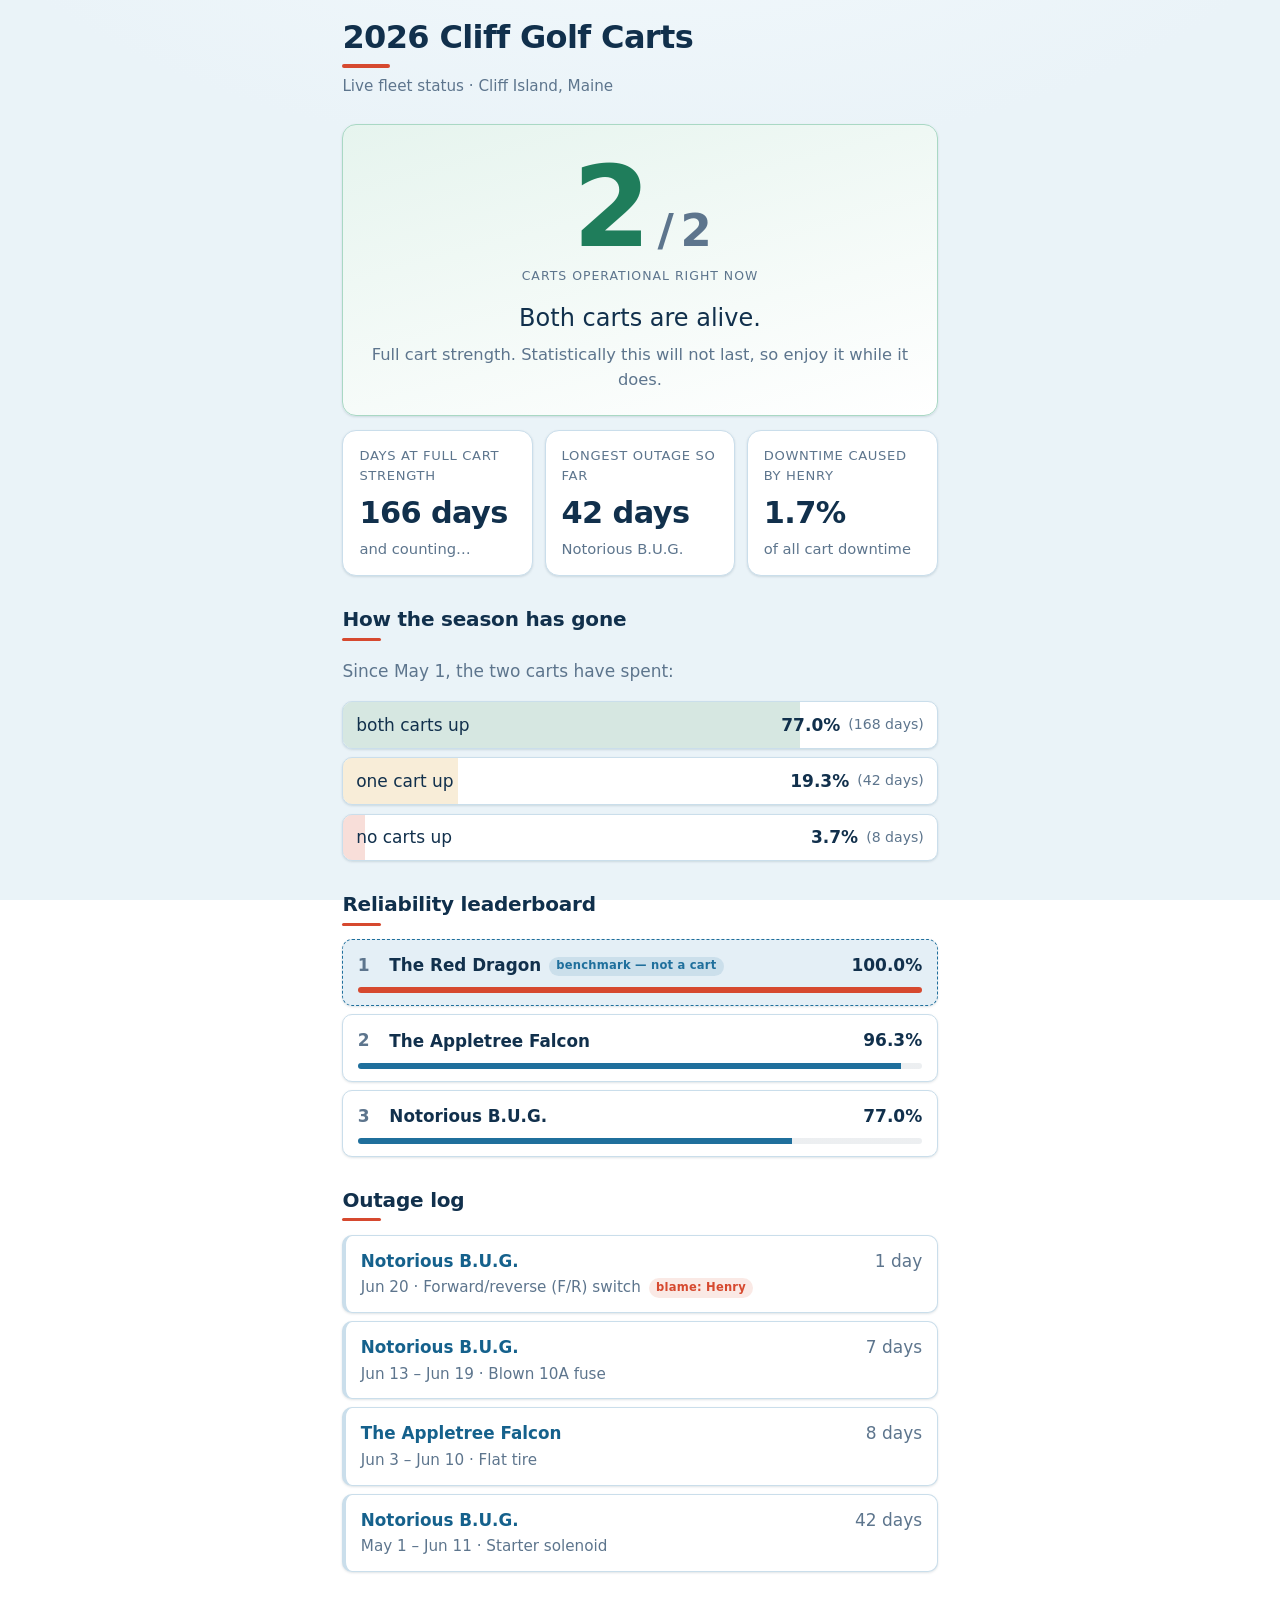
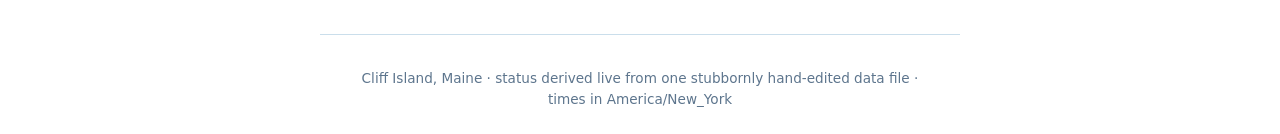
<file: index.html>
<!doctype html>
<html lang="en">
<head>
  <meta charset="utf-8" />
  <meta name="viewport" content="width=device-width, initial-scale=1" />
  <title>2026 Cliff Golf Carts</title>
  <meta name="description" content="Live operational status of the McLaughlin estate fleet: two golf carts and one alarmingly reliable motorcycle." />
  <link rel="stylesheet" href="css/style.css" />
</head>
<body>
  <header class="masthead wrap">
    <h1 class="masthead__title">2026 Cliff Golf Carts</h1>
    <p class="masthead__tag">Live fleet status · Cliff Island, Maine</p>
  </header>
  <main id="app" class="wrap">
    <p class="loading">Checking on the carts…</p>
  </main>

  <footer class="site-foot">
    <p>Cliff Island, Maine · status derived live from one stubbornly hand-edited data file ·
       times in America/New_York</p>
  </footer>

  <script type="module">
    import { loadFleet, showDataError } from "./js/data.js";
    import { renderHome } from "./js/render.js";
    const app = document.getElementById("app");
    try {
      const data = await loadFleet();
      renderHome(data, app);
    } catch (err) {
      app.replaceChildren();
      showDataError(err);
    }
  </script>
</body>
</html>
</file>
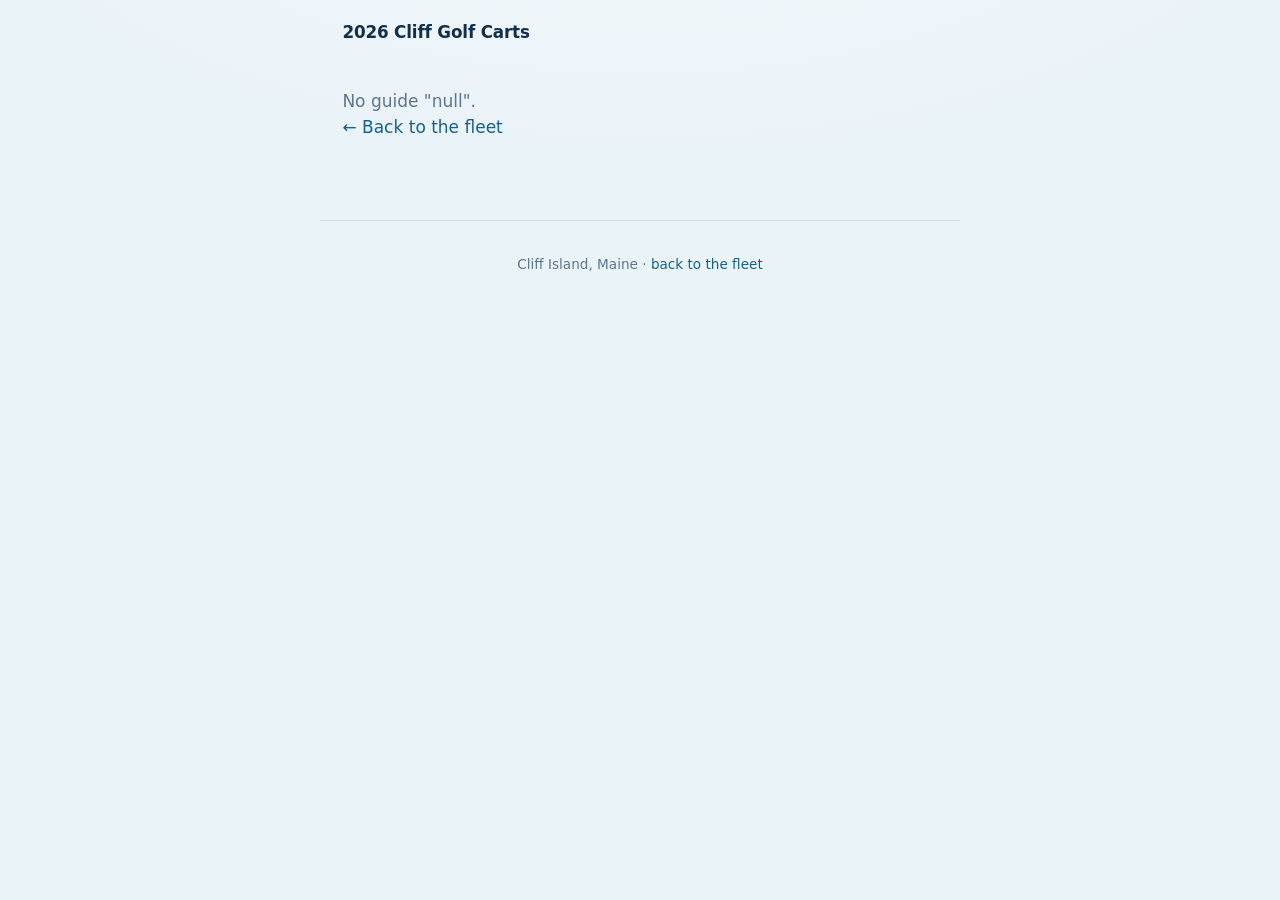
<file: guide.html>
<!doctype html>
<html lang="en">
<head>
  <meta charset="utf-8" />
  <meta name="viewport" content="width=device-width, initial-scale=1" />
  <title>Troubleshooting — 2026 Cliff Golf Carts</title>
  <link rel="stylesheet" href="css/style.css" />
</head>
<body>
  <header class="masthead wrap">
    <a class="masthead__home" href="index.html">2026 Cliff Golf Carts</a>
  </header>
  <main id="app" class="wrap">
    <p class="loading">Loading guide…</p>
  </main>

  <footer class="site-foot">
    <p>Cliff Island, Maine · <a href="index.html">back to the fleet</a></p>
  </footer>

  <script type="module">
    import { loadFleet, showDataError } from "./js/data.js";
    import { renderGuide } from "./js/render.js";
    const app = document.getElementById("app");
    const params = new URLSearchParams(location.search);
    const vehicle = params.get("vehicle");
    const id = params.get("id");
    try {
      const data = await loadFleet();
      renderGuide(data, vehicle, id, app);
    } catch (err) {
      app.replaceChildren();
      showDataError(err);
    }
  </script>
</body>
</html>
</file>
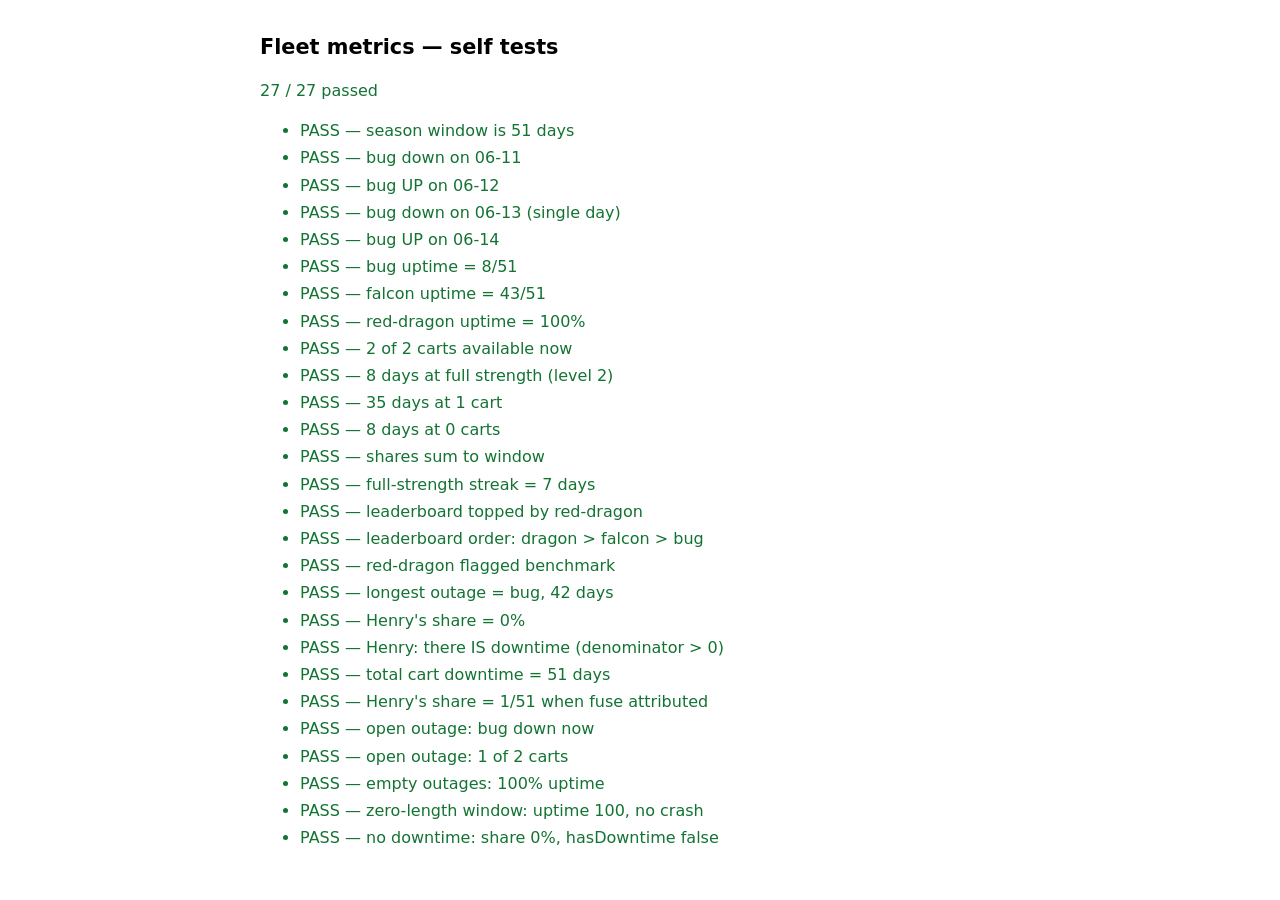
<file: tests.html>
<!doctype html>
<html lang="en">
<head>
  <meta charset="utf-8" />
  <meta name="viewport" content="width=device-width, initial-scale=1" />
  <title>Fleet metrics — self tests</title>
  <style>
    body { font: 16px/1.5 system-ui, sans-serif; max-width: 760px; margin: 2rem auto; padding: 0 1rem; }
    .pass { color: #137333; }
    .fail { color: #b00020; font-weight: 700; }
    li { margin: .2rem 0; }
    h1 { font-size: 1.3rem; }
    code { background: #f2f2f2; padding: 0 .25rem; border-radius: 3px; }
  </style>
</head>
<body>
  <h1>Fleet metrics — self tests</h1>
  <p id="summary">Running…</p>
  <ul id="results"></ul>

  <script type="module">
    import * as M from "./js/metrics.js";

    const offset = "-04:00";
    const results = [];
    const approx = (a, b, eps = 1e-6) => Math.abs(a - b) < eps;

    function check(name, cond, got) {
      results.push({ name, pass: !!cond, got });
    }

    // ----- Fixtures (mirror the real seed data, with a FIXED "now" for determinism) -----
    const now = M.etInstant("2026-06-21", offset);
    const windowStart = M.seasonStart(now, "05-01", offset);

    const vehicles = [
      { id: "bug", type: "cart" },
      { id: "falcon", type: "cart" },
      { id: "red-dragon", type: "motorcycle" },
    ];
    const outages = [
      { vehicleId: "bug", start: "2026-05-01", end: "2026-06-11", cause: "Starter solenoid" },
      { vehicleId: "bug", start: "2026-06-13", end: "2026-06-13", cause: "Blown 10A fuse" },
      { vehicleId: "falcon", start: "2026-06-03", end: "2026-06-10", cause: "Flat tire" },
    ];

    const WINDOW_DAYS = 51; // 2026-05-01 -> 2026-06-21

    // ----- season window -----
    check("season window is 51 days", approx((now - windowStart) / M.DAY_MS, WINDOW_DAYS));

    // ----- inclusive-end semantics -----
    // bug solenoid outage: down through 06-11, operational again 06-12
    check("bug down on 06-11", M.isDownNow("bug", outages, windowStart, M.etInstant("2026-06-11", offset) + M.DAY_MS/2, offset));
    check("bug UP on 06-12", !M.isDownNow("bug", outages, windowStart, M.etInstant("2026-06-12", offset) + M.DAY_MS/2, offset));
    // single-day outage 06-13
    check("bug down on 06-13 (single day)", M.isDownNow("bug", outages, windowStart, M.etInstant("2026-06-13", offset) + M.DAY_MS/2, offset));
    check("bug UP on 06-14", !M.isDownNow("bug", outages, windowStart, M.etInstant("2026-06-14", offset) + M.DAY_MS/2, offset));

    // ----- uptime % -----
    check("bug uptime = 8/51", approx(M.uptimePct("bug", outages, windowStart, now, offset), (8/51)*100, 1e-4));
    check("falcon uptime = 43/51", approx(M.uptimePct("falcon", outages, windowStart, now, offset), (43/51)*100, 1e-4));
    check("red-dragon uptime = 100%", approx(M.uptimePct("red-dragon", outages, windowStart, now, offset), 100));

    // ----- carts available now -----
    const avail = M.cartsAvailableNow(vehicles, outages, windowStart, now, offset);
    check("2 of 2 carts available now", avail.up === 2 && avail.total === 2);

    // ----- cart strength shares (days at 2 / 1 / 0) -----
    const shares = M.cartStrengthShares(vehicles, outages, windowStart, now, offset);
    check("8 days at full strength (level 2)", approx(shares[2].days, 8, 1e-6));
    check("35 days at 1 cart", approx(shares[1].days, 35, 1e-6));
    check("8 days at 0 carts", approx(shares[0].days, 8, 1e-6));
    check("shares sum to window", approx(shares[0].days + shares[1].days + shares[2].days, WINDOW_DAYS, 1e-6));

    // ----- full-strength live streak -----
    check("full-strength streak = 7 days", approx(M.fullStrengthStreakDays(vehicles, outages, windowStart, now, offset), 7, 1e-6));

    // ----- leaderboard -----
    const lb = M.leaderboard(vehicles, outages, windowStart, now, offset);
    check("leaderboard topped by red-dragon", lb[0].id === "red-dragon");
    check("leaderboard order: dragon > falcon > bug", lb[0].id === "red-dragon" && lb[1].id === "falcon" && lb[2].id === "bug");
    check("red-dragon flagged benchmark", lb[0].isBenchmark === true);

    // ----- longest outage -----
    const longest = M.longestOutage(vehicles, outages, windowStart, now, offset);
    check("longest outage = bug, 42 days", longest.vehicleId === "bug" && approx(longest.days, 42, 1e-6));

    // ----- Henry's attributed downtime (none attributed -> 0%, gracefully) -----
    const henry = M.attributedDowntimeShare("Henry", vehicles, outages, windowStart, now, offset);
    check("Henry's share = 0%", approx(henry.pct, 0));
    check("Henry: there IS downtime (denominator > 0)", henry.hasDowntime === true);
    check("total cart downtime = 51 days", approx(henry.totalDownDays, 51, 1e-6));

    // attributed case: flag the fuse outage to Henry -> 1 of 51 cart-down-days
    const attrOutages = outages.map((o) => o.cause === "Blown 10A fuse" ? { ...o, attributedTo: "Henry" } : o);
    const henry2 = M.attributedDowntimeShare("Henry", vehicles, attrOutages, windowStart, now, offset);
    check("Henry's share = 1/51 when fuse attributed", approx(henry2.pct, (1/51)*100, 1e-4));

    // ----- open outage (end: null) extends to now -----
    const openOutages = [{ vehicleId: "bug", start: "2026-06-18", end: null, cause: "Still dead" }];
    check("open outage: bug down now", M.isDownNow("bug", openOutages, windowStart, now, offset));
    const availOpen = M.cartsAvailableNow(vehicles, openOutages, windowStart, now, offset);
    check("open outage: 1 of 2 carts", availOpen.up === 1);

    // ----- edge cases: empty data / zero division -----
    check("empty outages: 100% uptime", approx(M.uptimePct("bug", [], windowStart, now, offset), 100));
    check("zero-length window: uptime 100, no crash", approx(M.uptimePct("bug", outages, now, now, offset), 100));
    const emptyShare = M.attributedDowntimeShare("Henry", vehicles, [], windowStart, now, offset);
    check("no downtime: share 0%, hasDowntime false", emptyShare.pct === 0 && emptyShare.hasDowntime === false);

    // ----- render -----
    const ul = document.getElementById("results");
    let passed = 0;
    for (const r of results) {
      const li = document.createElement("li");
      li.className = r.pass ? "pass" : "fail";
      li.textContent = `${r.pass ? "PASS" : "FAIL"} — ${r.name}` + (r.pass ? "" : `  (got: ${r.got})`);
      ul.appendChild(li);
      if (r.pass) passed++;
    }
    const sum = document.getElementById("summary");
    sum.textContent = `${passed} / ${results.length} passed`;
    sum.className = passed === results.length ? "pass" : "fail";
  </script>
</body>
</html>
</file>
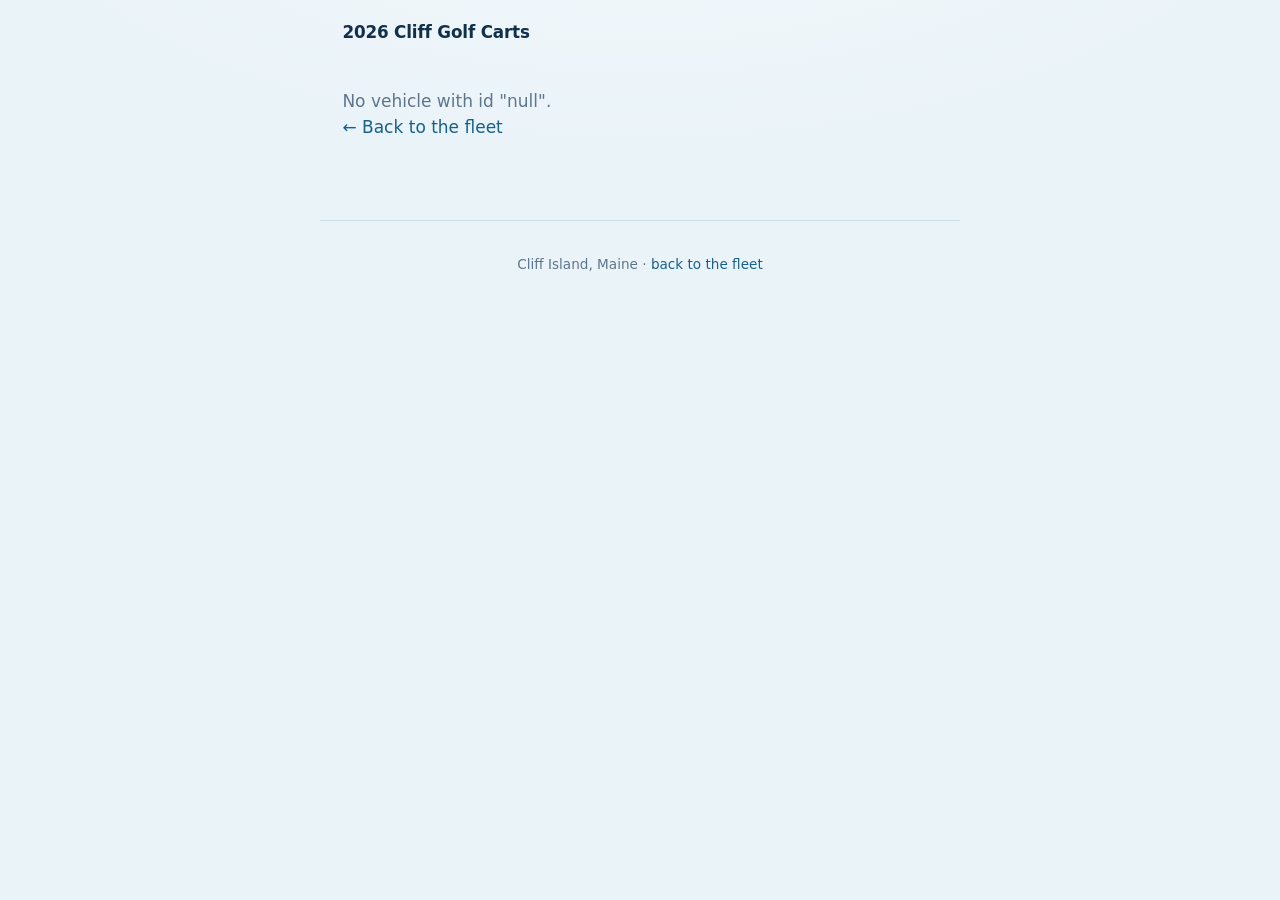
<file: vehicle.html>
<!doctype html>
<html lang="en">
<head>
  <meta charset="utf-8" />
  <meta name="viewport" content="width=device-width, initial-scale=1" />
  <title>2026 Cliff Golf Carts</title>
  <link rel="stylesheet" href="css/style.css" />
</head>
<body>
  <header class="masthead wrap">
    <a class="masthead__home" href="index.html">2026 Cliff Golf Carts</a>
  </header>
  <main id="app" class="wrap">
    <p class="loading">Loading vehicle…</p>
  </main>

  <footer class="site-foot">
    <p>Cliff Island, Maine · <a href="index.html">back to the fleet</a></p>
  </footer>

  <script type="module">
    import { loadFleet, showDataError } from "./js/data.js";
    import { renderVehicle } from "./js/render.js";
    const app = document.getElementById("app");
    const id = new URLSearchParams(location.search).get("id");
    try {
      const data = await loadFleet();
      renderVehicle(data, id, app);
    } catch (err) {
      app.replaceChildren();
      showDataError(err);
    }
  </script>
</body>
</html>
</file>
<file: css/style.css>
/* Cliff Island Fleet Status — coastal Maine theme.
   Sea-mist white + harbor blues + lobster-red accent. Mobile-first, single column. */

:root {
  --bg: #eaf3f8;          /* sea mist */
  --bg-2: #dcebf0;        /* (unused placeholder) */
  --surface: #ffffff;     /* clapboard white */
  --surface-2: #e4eff6;   /* pale tide blue */
  --ink: #11304c;         /* deep harbor navy */
  --muted: #5d758d;       /* weathered slate */
  --line: #cadeeb;        /* light blue-gray rope */
  --good: #1f7d5b;        /* spruce / sea green */
  --warn: #d99a2b;        /* buoy yellow */
  --down: #d6492f;        /* lobster red */
  --bench: #1f6f9c;       /* deeper harbor blue */
  --accent: #d6492f;      /* lobster red — the accent */
  --link: #15618c;        /* harbor blue links */
  --shadow: 0 1px 3px rgba(17, 48, 76, 0.08), 0 1px 2px rgba(17, 48, 76, 0.06);
  --radius: 14px;
  --pad: 1.1rem;
}

* { box-sizing: border-box; }
html { -webkit-text-size-adjust: 100%; }

body {
  margin: 0;
  background:
    radial-gradient(1200px 600px at 50% -200px, #f4fafd 0%, var(--bg) 60%) fixed;
  color: var(--ink);
  font: 17px/1.55 -apple-system, system-ui, "Segoe UI", Roboto, sans-serif;
  -webkit-font-smoothing: antialiased;
}

.wrap {
  max-width: 640px;
  margin: 0 auto;
  padding: clamp(0.9rem, 3vw, 1.4rem);
}

h1, h2 { line-height: 1.15; letter-spacing: -0.01em; }
h2 {
  font-size: 1.25rem;
  margin: 2rem 0 0.85rem;
}
h2::after {
  content: "";
  display: block;
  width: 2.4rem;
  height: 3px;
  margin-top: 0.4rem;
  background: var(--accent);
  border-radius: 2px;
}
a { color: var(--link); text-decoration: none; }
a:hover { text-decoration: underline; }
a:active { opacity: 0.7; }
.muted { color: var(--muted); }
.loading { color: var(--muted); padding: 2rem 0; }

/* ---------- masthead / site title ---------- */
.masthead { padding-top: 1.2rem; padding-bottom: 0.2rem; }
.masthead__title {
  font-size: clamp(1.5rem, 6vw, 2rem);
  margin: 0;
  color: var(--ink);
  letter-spacing: -0.02em;
}
.masthead__title::after {
  content: "";
  display: block;
  width: 3rem; height: 4px; margin-top: 0.5rem;
  background: var(--accent); border-radius: 2px;
}
.masthead__tag { margin: 0.45rem 0 0; color: var(--muted); font-size: 0.95rem; }
.masthead__home {
  display: inline-block;
  font-weight: 800;
  font-size: 1.05rem;
  color: var(--ink);
  letter-spacing: -0.01em;
}
.masthead__home:hover { color: var(--link); text-decoration: none; }

/* ---------- sound button ---------- */
.soundbtn {
  display: inline-flex; align-items: center; gap: 0.4rem;
  margin: 0.7rem 0 0;
  padding: 0.6rem 1rem;
  font: inherit; font-weight: 700;
  color: #fff; background: var(--down);
  border: none; border-radius: 999px;
  cursor: pointer;
  box-shadow: var(--shadow);
  -webkit-tap-highlight-color: transparent;
}
.soundbtn:hover { filter: brightness(1.05); }
.soundbtn:active { transform: translateY(1px); }
.media--playable { cursor: pointer; }

/* ---------- banner ---------- */
.banner {
  border-radius: var(--radius);
  padding: 1.6rem var(--pad) 1.4rem;
  text-align: center;
  border: 1px solid var(--line);
  background: var(--surface);
  box-shadow: var(--shadow);
}
.banner--good { background: linear-gradient(165deg, #e6f4ee, #ffffff); border-color: #a9d8c4; }
.banner--warn { background: linear-gradient(165deg, #fbf1d8, #ffffff); border-color: #ecd293; }
.banner--down { background: linear-gradient(165deg, #fbe4de, #ffffff); border-color: #eaa797; }
.banner__count {
  font-size: clamp(4.5rem, 22vw, 7rem);
  font-weight: 800;
  line-height: 1;
  letter-spacing: -0.04em;
}
.banner--good .banner__count { color: var(--good); }
.banner--warn .banner__count { color: var(--warn); }
.banner--down .banner__count { color: var(--down); }
.banner__of { font-size: 0.4em; font-weight: 700; color: var(--muted); }
.banner__label {
  text-transform: uppercase;
  letter-spacing: 0.08em;
  font-size: 0.78rem;
  color: var(--muted);
  margin-top: 0.2rem;
}
.banner__head { font-size: 1.5rem; margin: 0.9rem 0 0.3rem; color: var(--ink); }
.banner__sub { margin: 0; color: var(--muted); font-size: 1.02rem; }

/* ---------- stat cards ---------- */
.stats { display: grid; grid-template-columns: 1fr; gap: 0.7rem; margin-top: 0.9rem; }
.stat {
  background: var(--surface);
  border: 1px solid var(--line);
  border-radius: var(--radius);
  padding: 0.9rem 1rem;
  box-shadow: var(--shadow);
}
.stat__label { font-size: 0.82rem; color: var(--muted); text-transform: uppercase; letter-spacing: 0.05em; }
.stat__big { font-size: 1.9rem; font-weight: 800; letter-spacing: -0.02em; margin: 0.15rem 0; color: var(--ink); }
.stat__foot { font-size: 0.92rem; color: var(--muted); }

/* ---------- breakdown ---------- */
.breakdown__list { list-style: none; margin: 0; padding: 0; display: grid; gap: 0.55rem; }
.bd-row {
  display: grid;
  grid-template-columns: 1fr auto auto;
  align-items: center;
  gap: 0.5rem;
  position: relative;
  padding: 0.6rem 0.8rem;
  background: var(--surface);
  border: 1px solid var(--line);
  border-radius: 10px;
  overflow: hidden;
  box-shadow: var(--shadow);
}
.bd-row__bar { position: absolute; inset: 0 auto 0 0; width: var(--w); opacity: 0.18; z-index: 0; }
.bd-row--good .bd-row__bar { background: var(--good); }
.bd-row--warn .bd-row__bar { background: var(--warn); }
.bd-row--down .bd-row__bar { background: var(--down); }
.bd-row > :not(.bd-row__bar) { position: relative; z-index: 1; }
.bd-row__pct { font-weight: 700; font-variant-numeric: tabular-nums; }
.bd-row__days { font-size: 0.88rem; }

/* ---------- leaderboard ---------- */
.leaderboard__list { list-style: none; margin: 0; padding: 0; display: grid; gap: 0.5rem; }
.lb-row {
  display: grid;
  grid-template-columns: auto 1fr auto;
  grid-template-areas: "rank name pct" "bar bar bar";
  align-items: center;
  gap: 0.2rem 0.7rem;
  padding: 0.75rem 0.9rem;
  background: var(--surface);
  border: 1px solid var(--line);
  border-radius: 10px;
  box-shadow: var(--shadow);
}
.lb-row--benchmark { border-style: dashed; border-color: var(--bench); background: var(--surface-2); }
.lb-row__rank { grid-area: rank; font-weight: 800; color: var(--muted); min-width: 1.2em; }
.lb-row__name { grid-area: name; font-weight: 600; font-size: 1.05rem; color: var(--ink); }
.lb-row__pct { grid-area: pct; font-weight: 800; font-variant-numeric: tabular-nums; color: var(--ink); }
.lb-row__bar {
  grid-area: bar; height: 6px; border-radius: 3px; margin-top: 0.35rem;
  background: linear-gradient(90deg, var(--bench) var(--w), rgba(17, 48, 76, 0.08) var(--w));
}
.lb-row--benchmark .lb-row__bar { background: linear-gradient(90deg, var(--accent) var(--w), rgba(17, 48, 76, 0.08) var(--w)); }

/* ---------- outage log ---------- */
.log__list { list-style: none; margin: 0; padding: 0; display: grid; gap: 0.5rem; }
.log__item {
  padding: 0.75rem 0.9rem;
  background: var(--surface);
  border: 1px solid var(--line);
  border-left: 4px solid var(--line);
  border-radius: 10px;
  box-shadow: var(--shadow);
}
.log__item--open { border-left-color: var(--down); }
.log__top { display: flex; justify-content: space-between; align-items: baseline; gap: 0.6rem; }
.log__veh { font-weight: 700; font-size: 1.05rem; }
.log__dur { color: var(--muted); font-variant-numeric: tabular-nums; white-space: nowrap; }
.log__meta { color: var(--muted); font-size: 0.95rem; margin-top: 0.15rem; }

/* ---------- tags ---------- */
.tag {
  display: inline-block; margin-left: 0.5rem; padding: 0.05rem 0.45rem;
  font-size: 0.72rem; font-weight: 700; letter-spacing: 0.02em;
  border-radius: 999px; background: rgba(31, 111, 156, 0.12); color: var(--bench);
  vertical-align: middle; white-space: nowrap;
}
.tag--blame { color: var(--down); background: rgba(214, 73, 47, 0.12); }

/* ---------- media / photos (3:2 cover) ---------- */
.media {
  margin: 1rem 0 0; border-radius: var(--radius); overflow: hidden;
  background: var(--surface-2); border: 1px solid var(--line); box-shadow: var(--shadow);
}
.media picture { display: block; }
.media img {
  display: block; width: 100%; aspect-ratio: 3 / 2; object-fit: cover; background: var(--surface-2);
}
.media figcaption {
  padding: 0.55rem 0.8rem; font-size: 0.9rem; color: var(--muted);
  border-top: 1px solid var(--line); background: var(--surface);
}
.media--hero { margin-top: 0.5rem; }
.media--repair { margin: 0.6rem 0 0; box-shadow: none; }
.media--missing { position: relative; }
.media--missing img { visibility: hidden; }
.media--missing::after {
  content: attr(data-placeholder);
  position: absolute; inset: 0; display: flex; align-items: center; justify-content: center;
  text-align: center; padding: 1rem; color: var(--muted); font-size: 0.95rem;
  background: repeating-linear-gradient(45deg, var(--surface), var(--surface) 12px, var(--surface-2) 12px, var(--surface-2) 24px);
}

/* ---------- vehicle detail ---------- */
.back { margin: 0 0 0.4rem; }
.veh-head { display: flex; align-items: center; gap: 0.7rem; flex-wrap: wrap; margin-top: 1rem; }
.veh-head h1 { font-size: 1.7rem; margin: 0; }
.status-pill {
  font-size: 0.8rem; font-weight: 700; padding: 0.2rem 0.6rem; border-radius: 999px;
  text-transform: uppercase; letter-spacing: 0.03em;
}
.status-pill--up { background: rgba(31, 125, 91, 0.14); color: var(--good); }
.status-pill--down { background: rgba(214, 73, 47, 0.14); color: var(--down); }
.status-pill--bench { background: rgba(31, 111, 156, 0.14); color: var(--bench); }
.blurb { font-size: 1.08rem; }
.hazard {
  background: rgba(217, 154, 43, 0.12); border: 1px solid #e6c684; color: #8a6410;
  padding: 0.8rem 1rem; border-radius: 10px; font-size: 0.98rem;
}
.uptime-card {
  background: var(--surface); border: 1px solid var(--line); border-radius: var(--radius);
  padding: 1rem; margin: 1rem 0; text-align: center; box-shadow: var(--shadow);
}
.uptime-card .stat__big { font-size: 2.6rem; }

.spec { width: 100%; border-collapse: collapse; margin-top: 0.3rem; }
.spec th, .spec td { text-align: left; padding: 0.55rem 0.6rem; border-bottom: 1px solid var(--line); vertical-align: top; }
.spec th { color: var(--muted); font-weight: 600; width: 38%; white-space: nowrap; }
.maint th { color: var(--muted); }
.due { color: var(--good); font-weight: 600; }
.due--over { color: var(--down); }
.quirks { padding-left: 1.2rem; margin: 0.3rem 0; }
.quirks li { margin: 0.25rem 0; }

/* ---------- footer ---------- */
.site-foot {
  max-width: 640px; margin: 2.5rem auto 1.5rem;
  padding: 1.2rem clamp(0.9rem, 3vw, 1.4rem) 0;
  border-top: 1px solid var(--line); color: var(--muted);
  font-size: 0.85rem; text-align: center;
}

/* ---------- troubleshooting: link from the vehicle page ---------- */
.guide-link {
  display: flex; align-items: center; gap: 0.8rem;
  margin: 1rem 0 0; padding: 0.85rem 1rem;
  background: var(--surface); border: 1px solid var(--line);
  border-left: 4px solid var(--bench);
  border-radius: var(--radius); box-shadow: var(--shadow);
  color: var(--ink); -webkit-tap-highlight-color: transparent;
}
.guide-link:hover { text-decoration: none; border-color: var(--bench); }
.guide-link:active { transform: translateY(1px); }
.guide-link__icon { font-size: 1.5rem; line-height: 1; }
.guide-link__text { display: flex; flex-direction: column; min-width: 0; flex: 1; }
.guide-link__title { font-weight: 700; font-size: 1.05rem; }
.guide-link__sub { color: var(--muted); font-size: 0.85rem; }
.guide-link__arrow { color: var(--bench); font-weight: 800; font-size: 1.2rem; }

/* ---------- guide: header ---------- */
.guide-head { margin-top: 1rem; }
.guide-head h1 { font-size: 1.7rem; margin: 0; }
.guide-head__sub { margin: 0.35rem 0 0; font-size: 0.95rem; }
.ref-h { font-size: 1.02rem; margin: 1.3rem 0 0.5rem; color: var(--ink); }

/* ---------- guide: safety callouts ---------- */
.callout {
  display: flex; gap: 0.65rem; align-items: flex-start;
  margin: 0.6rem 0 0; padding: 0.8rem 0.95rem;
  border-radius: 10px; border: 1px solid #e6c684; border-left: 5px solid var(--warn);
  background: rgba(217, 154, 43, 0.12); color: #8a6410;
}
.callout__icon { font-size: 1.15rem; line-height: 1.3; flex: none; }
.callout__body { margin: 0; font-size: 0.98rem; color: #7a5a0e; }

/* ---------- guide: flow diagram (built from the steps data) ---------- */
.flow { display: flex; flex-direction: column; align-items: stretch; margin-top: 0.5rem; }
.flow__node {
  background: var(--surface); border: 1px solid var(--line); border-radius: 12px;
  box-shadow: var(--shadow); padding: 0.85rem 1rem; text-align: center;
  font-weight: 700; font-size: 1.05rem; color: var(--ink);
}
.flow__node--end {
  background: rgba(31, 125, 91, 0.12); border-color: #a9d8c4; color: var(--good);
}
.flow__link {
  display: flex; flex-direction: column; align-items: center; gap: 0.15rem;
  padding: 0.3rem 0;
}
.flow__arrow { color: var(--muted); font-size: 0.9rem; line-height: 1; }

/* ---------- wire-color chips + swatches ---------- */
.wire-chip {
  display: inline-block; padding: 0.12rem 0.55rem; border-radius: 999px;
  font-size: 0.74rem; font-weight: 800; letter-spacing: 0.01em;
  border: 1px solid rgba(17, 48, 76, 0.18); white-space: nowrap;
}
.legend__swatch {
  display: inline-block; width: 1.05rem; height: 1.05rem; border-radius: 4px;
  border: 1px solid rgba(17, 48, 76, 0.25); flex: none;
}
.wire--blue { background: #2f7fc4; color: #fff; border-color: #235e91; }
.wire--orange { background: #e58a1e; color: #fff; border-color: #b46c12; }
.wire--orange-green { background: linear-gradient(90deg, #e58a1e 50%, #2f9d5b 50%); color: #fff; }
.wire--white { background: #f6f9fb; color: var(--ink); border-color: #b8ccd9; }
.wire--red { background: #d6492f; color: #fff; border-color: #a8341f; }
.wire--black { background: #2a2f36; color: #fff; border-color: #11141a; }
.wire--black-white { background: linear-gradient(90deg, #2a2f36 50%, #f6f9fb 50%); color: var(--ink); }
.wire--default { background: var(--surface-2); color: var(--ink); }

/* ---------- guide: triage card ---------- */
.triage {
  background: var(--surface); border: 1px solid var(--line); border-top: 4px solid var(--bench);
  border-radius: var(--radius); box-shadow: var(--shadow);
  padding: 1rem; margin-top: 1rem;
}
.triage__title { font-weight: 800; font-size: 1.1rem; }
.triage__body { margin: 0.5rem 0 0.7rem; }
.triage__list { list-style: none; margin: 0; padding: 0; display: grid; gap: 0.5rem; }
.triage__row {
  display: flex; flex-direction: column; gap: 0.2rem;
  padding: 0.65rem 0.75rem; border-radius: 10px;
  background: var(--surface-2); border: 1px solid var(--line);
}
.triage__result { font-weight: 700; }
.triage__meaning { color: var(--muted); font-size: 0.95rem; }
.triage__note { margin: 0.7rem 0 0; font-size: 0.95rem; }

/* ---------- guide: collapsible steps ---------- */
.step {
  background: var(--surface); border: 1px solid var(--line); border-radius: 12px;
  box-shadow: var(--shadow); margin-top: 0.6rem; overflow: hidden;
}
.step__sum {
  display: flex; align-items: center; gap: 0.6rem; flex-wrap: wrap;
  padding: 0.95rem 1rem; cursor: pointer; list-style: none;
  font-weight: 700; min-height: 3rem; -webkit-tap-highlight-color: transparent;
}
.step__sum::-webkit-details-marker { display: none; }
.step__sum::after {
  content: "›"; margin-left: auto; color: var(--muted);
  font-size: 1.4rem; line-height: 1; transform: rotate(90deg); transition: transform 0.15s;
}
.step[open] .step__sum::after { transform: rotate(-90deg); }
.step__title { font-size: 1.05rem; color: var(--ink); }
.step__body { padding: 0 1rem 1rem; }
.step__intro { margin-top: 0; color: var(--muted); }
.step__first, .step__note { font-size: 0.95rem; margin: 0.7rem 0 0; }
.step__note { color: var(--muted); }

.testblock {
  margin-top: 0.7rem; padding: 0.75rem 0.85rem;
  background: var(--surface-2); border: 1px solid var(--line); border-radius: 10px;
}
.testblock__h {
  font-size: 0.74rem; text-transform: uppercase; letter-spacing: 0.06em;
  font-weight: 800; color: var(--muted);
}
.testblock__test { margin: 0.3rem 0 0; }
.reading { margin: 0.4rem 0 0; font-size: 0.95rem; }
.reading__k { font-weight: 800; }
.reading--good { color: var(--good); }
.reading--bad { color: var(--down); }

/* ---------- guide: part / OEM block ---------- */
.part {
  margin-top: 0.8rem; padding: 0.75rem 0.85rem;
  border: 1px dashed var(--bench); border-radius: 10px; background: rgba(31, 111, 156, 0.06);
}
.part__name { font-weight: 700; }
.part__oem {
  display: inline-block; margin-left: 0.5rem; padding: 0.1rem 0.5rem;
  font-size: 0.78rem; font-weight: 800; border-radius: 999px;
  background: var(--bench); color: #fff; vertical-align: middle;
}
.part__refs { font-size: 0.85rem; color: var(--muted); margin-top: 0.3rem; }
.part__note { font-size: 0.92rem; margin: 0.4rem 0 0; }

/* ---------- guide: lists, chain, legend ---------- */
.guide-ul, .guide-ol { padding-left: 1.2rem; margin: 0.4rem 0 0; }
.guide-ul li, .guide-ol li { margin: 0.4rem 0; }
.chain { list-style: decimal; padding-left: 1.3rem; margin: 0.4rem 0 0; }
.chain__node { margin: 0.3rem 0; font-weight: 600; }
.chain__wire { font-weight: 400; }
.legend { list-style: none; margin: 0.4rem 0 0; padding: 0; display: grid; gap: 0.5rem; }
.legend__row { display: flex; align-items: center; gap: 0.55rem; flex-wrap: wrap; }
.legend__color { font-weight: 700; }
.legend__meaning { font-size: 0.92rem; flex: 1 1 100%; padding-left: 1.6rem; }

/* ---------- guide: resolution card ---------- */
.resolution {
  margin-top: 1.2rem; padding: 1rem;
  background: linear-gradient(165deg, #e6f4ee, #ffffff);
  border: 1px solid #a9d8c4; border-radius: var(--radius); box-shadow: var(--shadow);
}
.resolution__h {
  display: flex; align-items: center; gap: 0.5rem;
  font-weight: 800; font-size: 1.05rem; color: var(--good);
}
.resolution__check {
  display: inline-flex; align-items: center; justify-content: center;
  width: 1.4rem; height: 1.4rem; border-radius: 999px;
  background: var(--good); color: #fff; font-size: 0.85rem; flex: none;
}
.resolution__list { margin: 0.6rem 0 0; padding-left: 1.2rem; }
.resolution__list li { margin: 0.35rem 0; }

/* wider screens: three-up stat cards */
@media (min-width: 520px) {
  .stats { grid-template-columns: 1fr 1fr 1fr; }
  .legend__meaning { flex: 1; padding-left: 0; }
}
</file>
